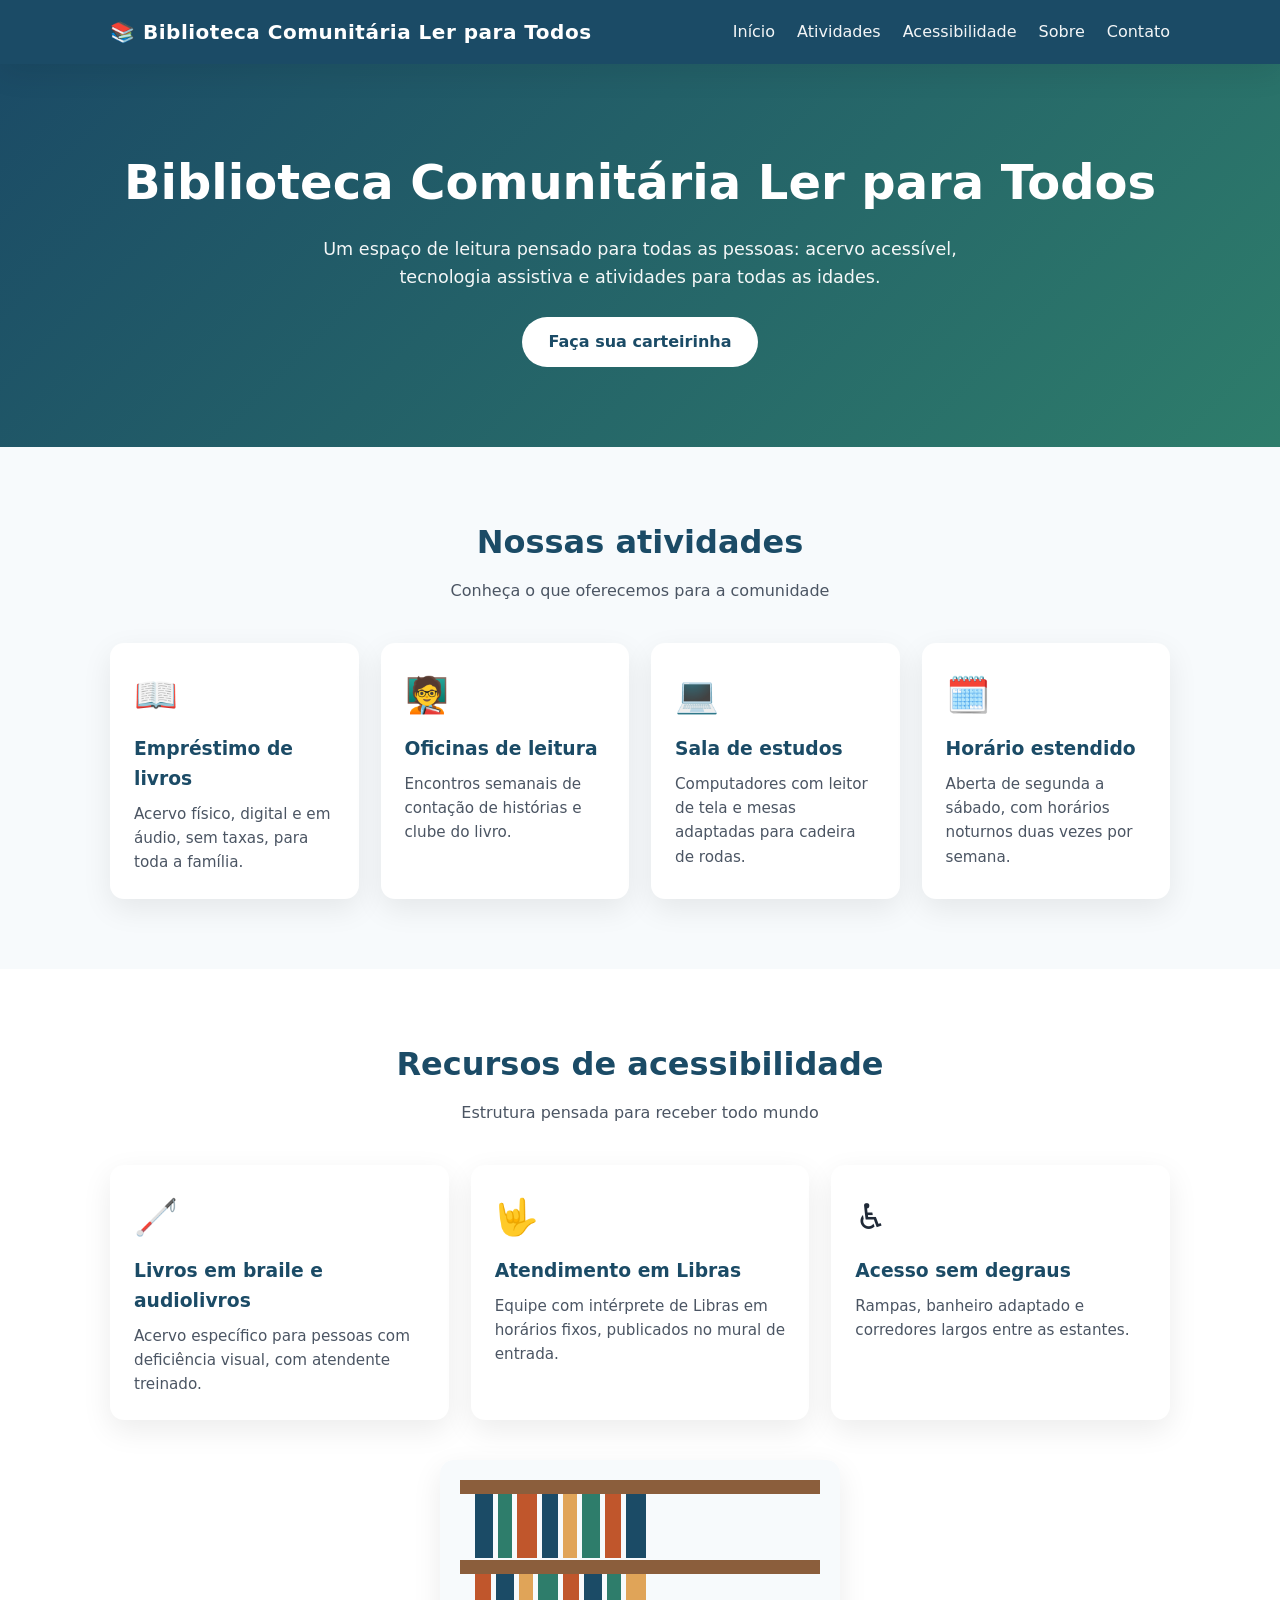
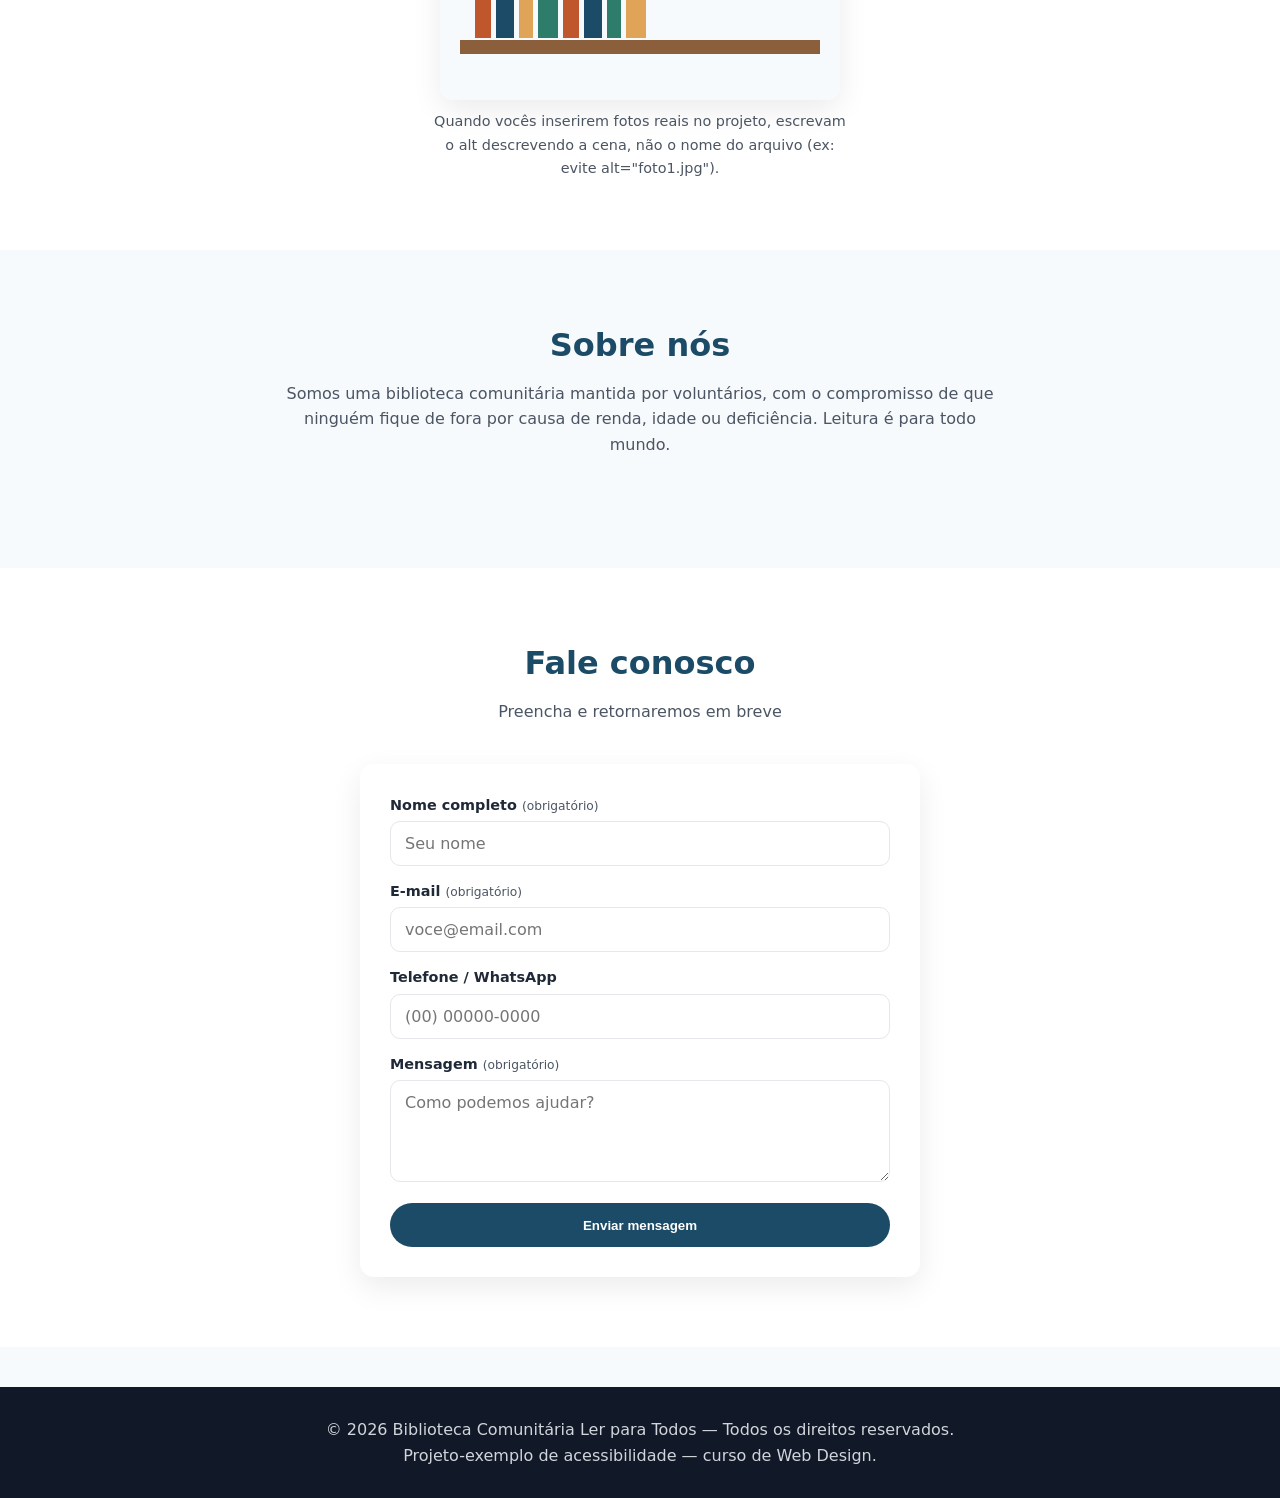
<file: projetos-final-2026-2/biblioteca-inclusiva/index.html>
<!DOCTYPE html>
<!--
  Biblioteca Comunitária Ler para Todos
  PROJETO-EXEMPLO — Acessibilidade e Inclusão
  Curso de Web Design.

  Este arquivo usa a MESMA estrutura dos projetos finais
  (header / hero / cards / sobre / contato / footer), mas cada
  trecho novo ou alterado está comentado com "A11Y:" explicando
  QUAL problema de acessibilidade ele resolve. A ideia é que
  vocês copiem esses padrões para os projetos das suas equipes.

  "A11Y" é a abreviação usada no mercado para "acessibilidade"
  (a + 11 letras + y).
-->
<html lang="pt-BR">
<head>
  <meta charset="UTF-8" />
  <meta name="viewport" content="width=device-width, initial-scale=1.0" />
  <!--
    A11Y: NUNCA usar maximum-scale=1 ou user-scalable=no no viewport.
    Isso impede que uma pessoa com baixa visão dê zoom na página,
    o que é uma barreira grave de acessibilidade.
  -->
  <title>Biblioteca Comunitária Ler para Todos</title>
  <meta name="description" content="Biblioteca comunitária com acervo acessível, salas de estudo e atividades de leitura inclusiva para todas as idades." />
  <link rel="stylesheet" href="styles.css" />
</head>
<body>

  <!--
    A11Y: "Skip link" (link de pular navegação).
    É o primeiro item focável da página. Uma pessoa que navega só
    pelo teclado (tecla Tab) ou usa leitor de tela consegue pular
    direto para o conteúdo, sem precisar passar por todo o menu
    a cada página. Fica invisível até receber foco (ver styles.css).
  -->
  <a href="#conteudo" class="skip-link">Pular para o conteúdo principal</a>

  <header class="site-header">
    <div class="nav">
      <div class="logo">
        <!-- A11Y: emoji decorativo -> aria-hidden para o leitor de tela ignorar -->
        <span aria-hidden="true">📚</span> Biblioteca Comunitária Ler para Todos
      </div>

      <!--
        A11Y: o botão de menu já era um <button> real no projeto original
        (e não uma <div onclick>) — isso é ótimo, porque <button> já
        funciona com Tab, Enter e Espaço automaticamente, sem precisar
        de nenhum código extra. Aqui só adicionamos aria-expanded e
        aria-controls para o leitor de tela anunciar se o menu está
        aberto ou fechado, e qual elemento ele controla.
      -->
      <button
        class="menu-toggle"
        aria-label="Abrir menu de navegação"
        aria-expanded="false"
        aria-controls="menu">
        <span aria-hidden="true">☰</span>
      </button>

      <!-- A11Y: nav com aria-label próprio, útil quando há mais de um menu na página -->
      <ul id="menu" aria-label="Menu principal">
        <li><a href="#inicio">Início</a></li>
        <li><a href="#servicos">Atividades</a></li>
        <li><a href="#acessibilidade">Acessibilidade</a></li>
        <li><a href="#sobre">Sobre</a></li>
        <li><a href="#contato">Contato</a></li>
      </ul>
    </div>
  </header>

  <!--
    A11Y: landmark <main> (existe só um por página).
    Leitores de tela oferecem um atalho de teclado para "ir direto
    ao conteúdo principal" — isso só funciona se existir uma tag <main>.
    id="conteudo" é o destino do skip-link lá de cima.
  -->
  <main id="conteudo">

    <section class="hero" id="inicio" aria-labelledby="hero-titulo">
      <h1 id="hero-titulo">Biblioteca Comunitária Ler para Todos</h1>
      <p>Um espaço de leitura pensado para todas as pessoas: acervo acessível, tecnologia assistiva e atividades para todas as idades.</p>
      <a href="#contato" class="btn">Faça sua carteirinha</a>
    </section>

    <!-- A11Y: aria-labelledby liga a section ao h2, então o leitor de tela anuncia "região Atividades" -->
    <section id="servicos" aria-labelledby="servicos-titulo">
      <div class="container">
        <h2 id="servicos-titulo">Nossas atividades</h2>
        <p class="subtitle">Conheça o que oferecemos para a comunidade</p>
        <div class="grid">
          <article class="card">
            <div class="icon" aria-hidden="true">📖</div>
            <h3>Empréstimo de livros</h3>
            <p>Acervo físico, digital e em áudio, sem taxas, para toda a família.</p>
          </article>
          <article class="card">
            <div class="icon" aria-hidden="true">🧑‍🏫</div>
            <h3>Oficinas de leitura</h3>
            <p>Encontros semanais de contação de histórias e clube do livro.</p>
          </article>
          <article class="card">
            <div class="icon" aria-hidden="true">💻</div>
            <h3>Sala de estudos</h3>
            <p>Computadores com leitor de tela e mesas adaptadas para cadeira de rodas.</p>
          </article>
          <article class="card">
            <div class="icon" aria-hidden="true">🗓️</div>
            <h3>Horário estendido</h3>
            <p>Aberta de segunda a sábado, com horários noturnos duas vezes por semana.</p>
          </article>
        </div>
      </div>
    </section>

    <!--
      A11Y: seção dedicada aos recursos de inclusão da biblioteca. Além de
      ser um bom conteúdo para o negócio fictício, mostra como descrever
      recursos de acessibilidade em texto simples (sem depender só de ícones).
    -->
    <section id="acessibilidade" aria-labelledby="acessibilidade-titulo" style="background:#fff;">
      <div class="container">
        <h2 id="acessibilidade-titulo">Recursos de acessibilidade</h2>
        <p class="subtitle">Estrutura pensada para receber todo mundo</p>
        <div class="grid">
          <article class="card">
            <div class="icon" aria-hidden="true">🦯</div>
            <h3>Livros em braile e audiolivros</h3>
            <p>Acervo específico para pessoas com deficiência visual, com atendente treinado.</p>
          </article>
          <article class="card">
            <div class="icon" aria-hidden="true">🤟</div>
            <h3>Atendimento em Libras</h3>
            <p>Equipe com intérprete de Libras em horários fixos, publicados no mural de entrada.</p>
          </article>
          <article class="card">
            <div class="icon" aria-hidden="true">♿</div>
            <h3>Acesso sem degraus</h3>
            <p>Rampas, banheiro adaptado e corredores largos entre as estantes.</p>
          </article>
        </div>

        <!--
          A11Y: imagem informativa (não decorativa) precisa de alt descritivo.
          Compare com os ícones acima, que são decorativos e usam aria-hidden.
          Regra prática: se a imagem passa alguma informação, ela PRECISA de alt.
          Se é só enfeite, ela NÃO deve ter alt (ou usar aria-hidden como os emojis acima).
        -->
        <figure class="figura-exemplo">
          <img
            src="imagem-estante.svg"
            alt="Estante de madeira com livros coloridos organizados em duas fileiras"
            width="400" height="240" />
          <figcaption>Quando vocês inserirem fotos reais no projeto, escrevam o alt descrevendo a cena, não o nome do arquivo (ex: evite alt="foto1.jpg").</figcaption>
        </figure>
      </div>
    </section>

    <section id="sobre" aria-labelledby="sobre-titulo">
      <div class="container">
        <h2 id="sobre-titulo">Sobre nós</h2>
        <p class="subtitle" style="max-width:720px; margin-left:auto; margin-right:auto;">
          Somos uma biblioteca comunitária mantida por voluntários, com o
          compromisso de que ninguém fique de fora por causa de renda,
          idade ou deficiência. Leitura é para todo mundo.
        </p>
      </div>
    </section>

    <section id="contato" aria-labelledby="contato-titulo" style="background:#fff;">
      <div class="container">
        <h2 id="contato-titulo">Fale conosco</h2>
        <p class="subtitle">Preencha e retornaremos em breve</p>

        <!--
          A11Y: aria-labelledby liga o <form> ao título da seção, então o
          leitor de tela anuncia "formulário, Fale conosco" ao entrar nele.
          novalidate continua aqui porque quem valida é o nosso JavaScript
          (assim controlamos a mensagem de erro que aparece na tela).
        -->
        <form class="contact" id="formContato" novalidate aria-labelledby="contato-titulo">
          <div>
            <!--
              A11Y: o texto "(obrigatório)" fica dentro do <label>, visível
              para todo mundo. Um asterisco (*) sozinho não é suficiente,
              porque nem toda pessoa cega associa "*" a "campo obrigatório",
              e nem toda pessoa com baixa visão enxerga o símbolo.
            -->
            <label for="nome">Nome completo <span class="obrigatorio">(obrigatório)</span></label>
            <input type="text" id="nome" name="nome" required aria-required="true"
                   autocomplete="name" placeholder="Seu nome" />
          </div>
          <div>
            <label for="email">E-mail <span class="obrigatorio">(obrigatório)</span></label>
            <input type="email" id="email" name="email" required aria-required="true"
                   autocomplete="email" placeholder="voce@email.com" />
          </div>
          <div>
            <label for="telefone">Telefone / WhatsApp</label>
            <input type="tel" id="telefone" name="telefone" autocomplete="tel"
                   placeholder="(00) 00000-0000" />
          </div>
          <div>
            <label for="mensagem">Mensagem <span class="obrigatorio">(obrigatório)</span></label>
            <textarea id="mensagem" name="mensagem" rows="4" required aria-required="true"
                      placeholder="Como podemos ajudar?"></textarea>
          </div>
          <button type="submit" class="btn primary">Enviar mensagem</button>

          <!--
            A11Y: role="status" + aria-live="polite" faz o leitor de tela
            avisar sozinho quando essa mensagem aparecer, sem a pessoa
            precisar procurar na tela. "polite" espera terminar de falar
            o que já estava sendo lido, em vez de interromper.
          -->
          <div class="mensagem-feedback" id="feedback" role="status" aria-live="polite"></div>
        </form>
      </div>
    </section>

  </main>

  <footer>
    <p>© <span id="ano"></span> Biblioteca Comunitária Ler para Todos — Todos os direitos reservados.</p>
    <p>Projeto-exemplo de acessibilidade — curso de Web Design.</p>
  </footer>

  <script src="script.js"></script>
</body>
</html>
</file>
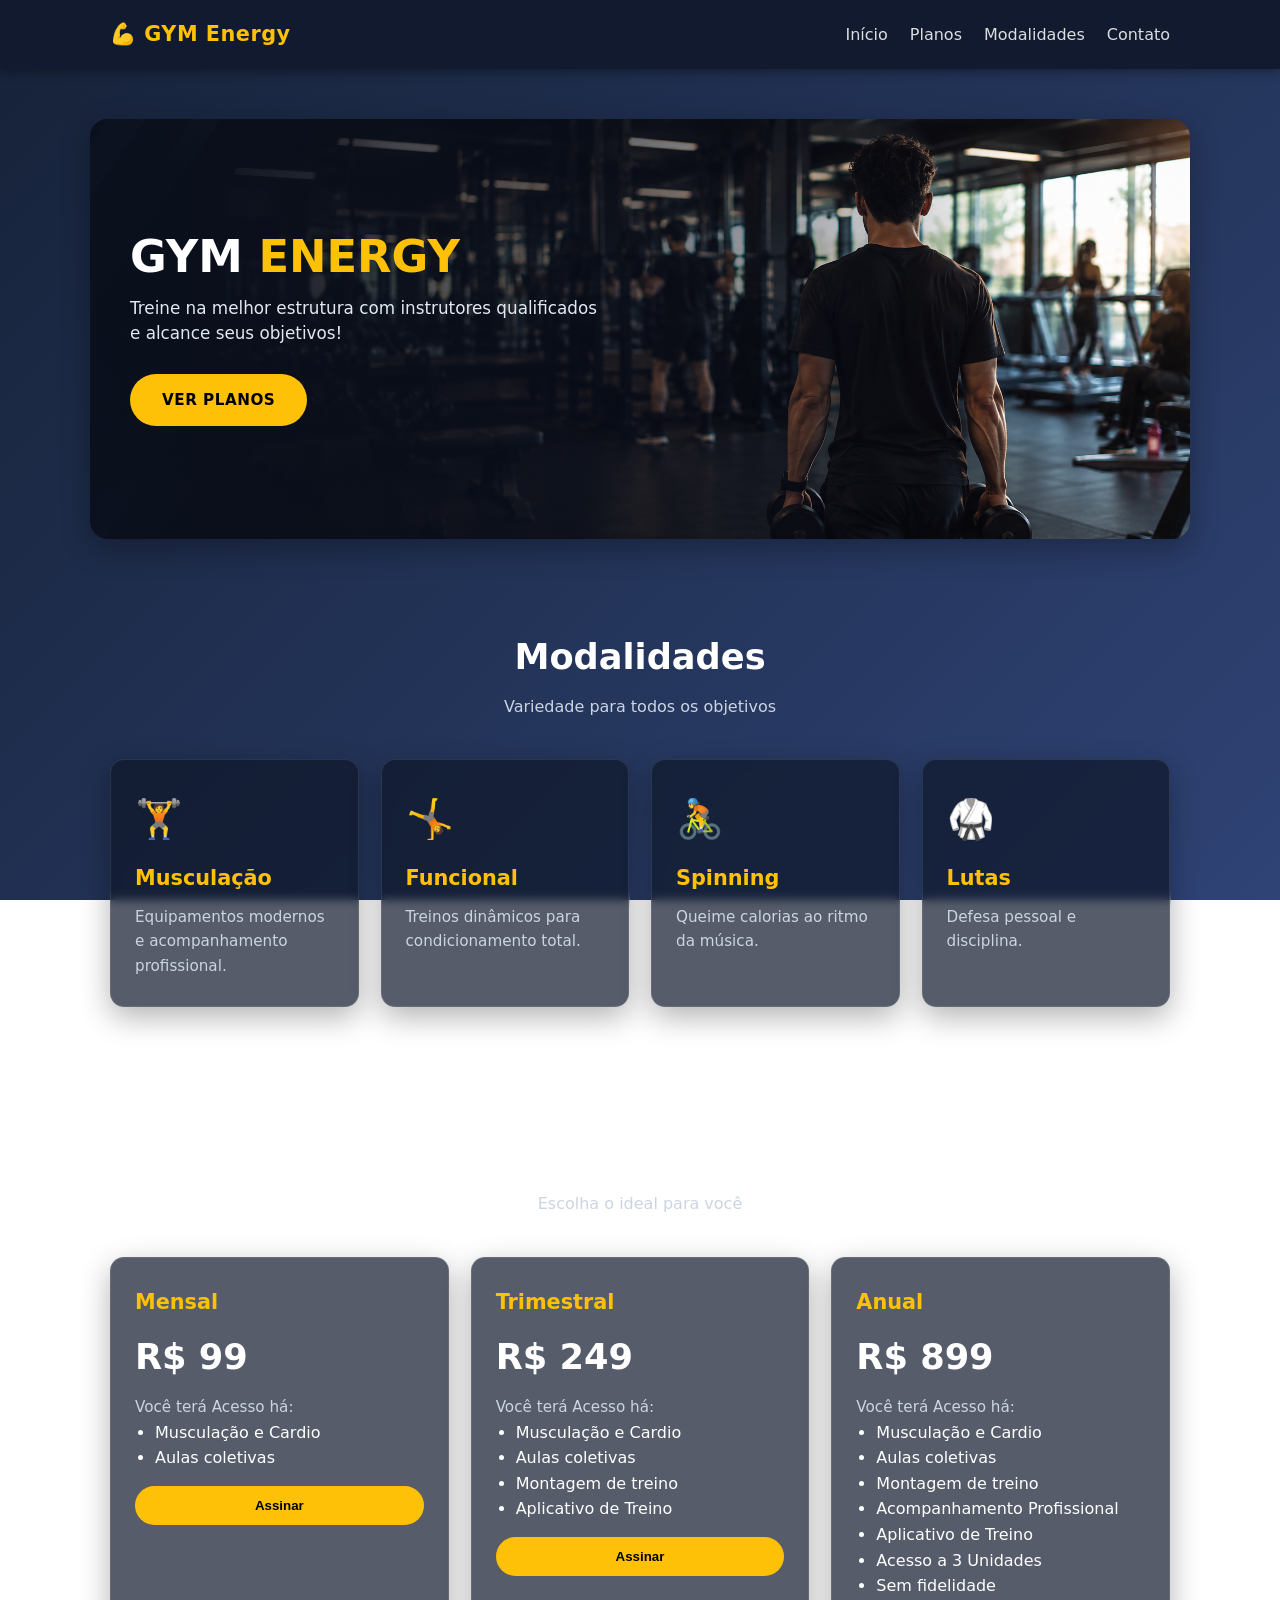
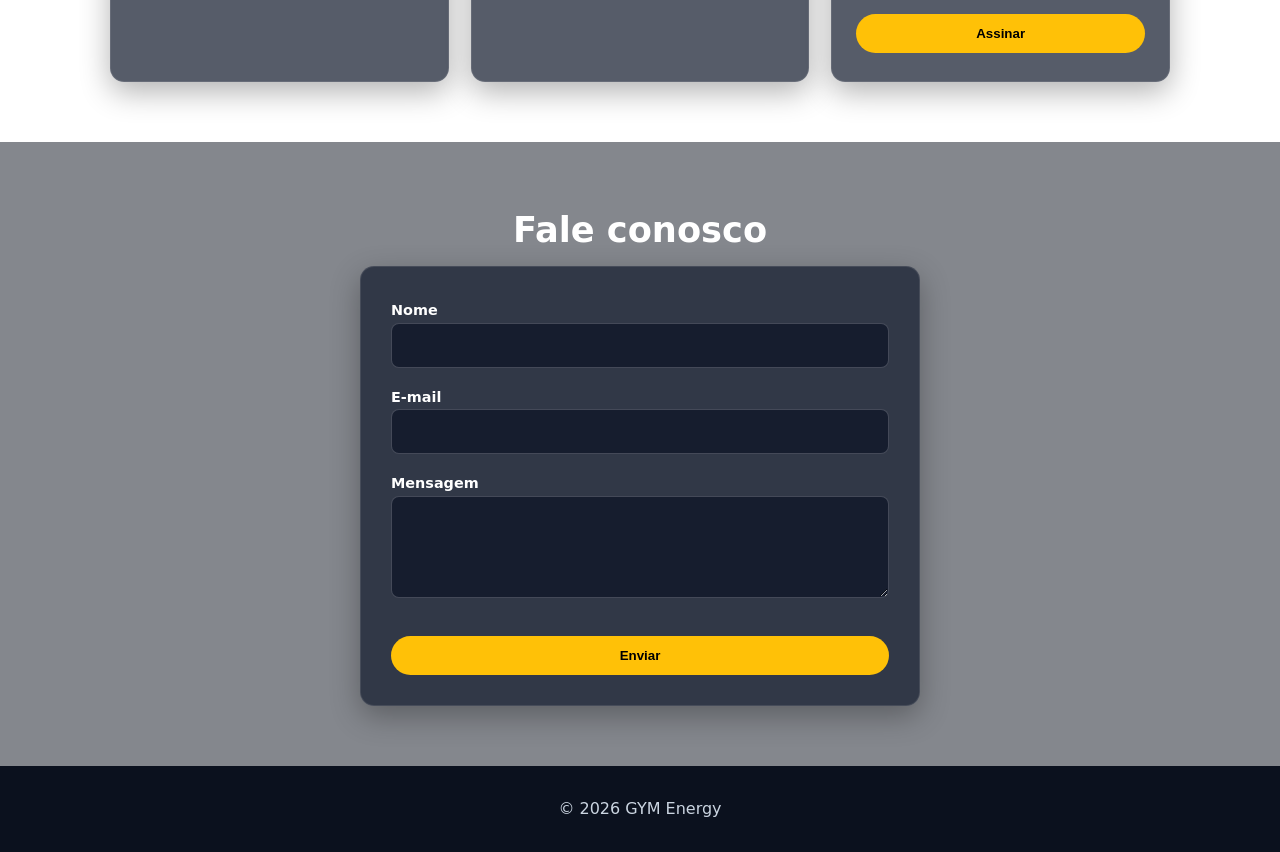
<file: projetos-final-2026-2/02-academia/02-academia/index.html>
<!DOCTYPE html>
<html lang="pt-BR">

<head>
  <meta charset="UTF-8" />
  <meta name="viewport" content="width=device-width, initial-scale=1.0" />
  <title>GYM Energy</title>
  <meta name="description" content="Site da academia com planos, horários e modalidades." />
  <link rel="stylesheet" href="styles.css" />
</head>

<body>
  <!-- CABEÇALHO -->
<header class="site-header">
  <nav class="nav">
    <div class="logo">💪 GYM Energy</div>
    <ul>
      <li><a href="#inicio">Início</a></li>
      <li><a href="#planos">Planos</a></li>
      <li><a href="#modalidades">Modalidades</a></li>
      <li><a href="#contato">Contato</a></li>
    </ul>
  </nav>
</header>

<!-- SEÇÃO PRINCIPAL (HERO) -->
<section class="hero-section">
  <div class="hero-box">
    <img src="img/fundo_inicio.png" alt="Fundo Inicio Academia" class="hero-bg">
    <div class="hero-overlay"></div>
    <div class="hero-texto">
      <h1>GYM <span> ENERGY</span></h1>
      <p class="lead">Treine na melhor estrutura com instrutores qualificados e alcance seus objetivos!</p>
      <a href="#planos" class="btn-planos">VER PLANOS</a>
    </div>
  </div>
</section>

  <!-- MODALIDADES -->
  <section id="modalidades" class="modalidades">
    <div class="container">
      <h2>Modalidades</h2>
      <p class="subtitle">Variedade para todos os objetivos</p>
      <div class="grid">
        <article class="card card-destaque">
          <div class="icon">🏋️</div>
          <h3>Musculação</h3>
          <p>Equipamentos modernos e acompanhamento profissional.</p>
        </article>
        <article class="card card-destaque">
          <div class="icon">🤸</div>
          <h3>Funcional</h3>
          <p>Treinos dinâmicos para condicionamento total.</p>
        </article>
        <article class="card card-destaque">
          <div class="icon">🚴</div>
          <h3>Spinning</h3>
          <p>Queime calorias ao ritmo da música.</p>
        </article>
        <article class="card card-destaque">
          <div class="icon">🥋</div>
          <h3>Lutas</h3>
          <p>Defesa pessoal e disciplina.</p>
        </article>
      </div>
    </div>
  </section>

  <!-- PLANOS -->
  <section id="planos" class="planos">
    <div class="container">
      <h2>Planos</h2>
      <p class="subtitle">Escolha o ideal para você</p>
      <div class="grid">
        <article class="card card-planos">
          <h3>Mensal</h3>
          <p class="preco">R$ 99</p>
          <p>Você terá Acesso há:</p>
          <ul>
            <li>Musculação e Cardio</li>
            <li>Aulas coletivas</li>
          </ul>
          <button class="btn primary" onclick="escolherPlano('Mensal')">Assinar</button>
        </article>
        <article class="card card-planos">
          <h3>Trimestral</h3>
          <p class="preco">R$ 249</p>
          <p>Você terá Acesso há:</p>
           <ul>
            <li>Musculação e Cardio</li>
            <li>Aulas coletivas</li>
            <li>Montagem de treino</li>
            <li>Aplicativo de Treino</li>
          </ul>
          <button class="btn primary" onclick="escolherPlano('Trimestral')">Assinar</button>
        </article>
        <article class="card card-planos">
          <h3>Anual</h3>
          <p class="preco">R$ 899</p>
          <p>Você terá Acesso há:</p>
           <ul>
            <li>Musculação e Cardio</li>
            <li>Aulas coletivas</li>
            <li>Montagem de treino</li>
            <li>Acompanhamento Profissional</li>
            <li>Aplicativo de Treino</li>
            <li>Acesso a 3 Unidades</li>
            <li>Sem fidelidade</li>
          </ul>
          <button class="btn primary" onclick="escolherPlano('Anual')">Assinar</button>
        </article>
      </div>
    </div>
  </section>

  <!-- CONTATO -->
  <section id="contato" class="contato">
    <div class="container">
      <h2>Fale conosco</h2>
      <form class="contact formContato" novalidate>
        <div><label for="nome">Nome</label><input id="nome" required /></div>
        <div><label for="email">E-mail</label><input id="email" type="email" required /></div>
        <div><label for="mensagem">Mensagem</label><textarea id="mensagem" rows="4" required></textarea></div>
        <button type="submit" class="btn primary">Enviar</button>
        <div class="mensagem-feedback" id="feedback"></div>
      </form>
    </div>
  </section>

  <footer>
    <p>© <span id="ano"></span> GYM Energy</p>
  </footer>
  <script src="script.js"></script>
</body>

</html>
</file>
<file: projetos-final-2026-2/biblioteca-inclusiva/styles.css>
/* =========================================================
   Biblioteca Comunitária Ler para Todos
   PROJETO-EXEMPLO — Acessibilidade e Inclusão

   Este arquivo parte do mesmo layout usado nos projetos finais
   (variáveis, flexbox, grid, responsividade). As mudanças novas
   estão marcadas com comentários "A11Y:".
   ========================================================= */

:root {
  /*
    A11Y: cores escolhidas para ter contraste mínimo de 4.5:1 com o
    texto branco (padrão WCAG AA para texto normal). O --primary
    original já era escuro o suficiente; o --muted foi escurecido
    (veja o comentário mais abaixo) porque cinza-claro sobre fundo
    branco costuma reprovar no teste de contraste.
  */
  --primary: #1B4B66;
  --accent: #2E7D6B;
  --bg: #f7fafc;
  --text: #1f2937;
  --muted: #4b5563; /* A11Y: antes era um cinza mais claro (~#6b7280), que fica no limite do contraste mínimo em textos pequenos */
  --card: #ffffff;
  --radius: 14px;
  --shadow: 0 10px 30px rgba(0,0,0,.08);
  --container: 1100px;
  --focus-color: #F5A623; /* A11Y: cor de foco separada, bem diferente do azul dos links, para não confundir hover com foco de teclado */
}

* { box-sizing: border-box; margin: 0; padding: 0; }

html { scroll-behavior: smooth; }

body {
  font-family: 'Segoe UI', system-ui, -apple-system, sans-serif;
  background: var(--bg);
  color: var(--text);
  line-height: 1.6;
  font-size: 1rem; /* A11Y: usar rem (não px) deixa o texto respeitar o "aumentar fonte" do navegador do usuário */
}

img { max-width: 100%; display: block; }

.container {
  max-width: var(--container);
  margin: 0 auto;
  padding: 0 20px;
}

/*
  A11Y: classe utilitária "somente leitor de tela". Esconde o elemento
  visualmente mas mantém ele disponível para quem usa leitor de tela.
  Repare que NÃO usamos display:none nem visibility:hidden, porque
  isso removeria o texto também do leitor de tela.
*/
.sr-only {
  position: absolute;
  width: 1px; height: 1px;
  padding: 0; margin: -1px;
  overflow: hidden;
  clip: rect(0, 0, 0, 0);
  white-space: nowrap;
  border: 0;
}

/*
  A11Y: skip link. Fica fora da tela até receber foco (Tab). Quando
  focado, aparece no canto superior esquerdo por cima de tudo.
*/
.skip-link {
  position: absolute;
  left: -999px;
  top: 0;
  background: #fff;
  color: var(--primary);
  padding: 12px 20px;
  z-index: 100;
  font-weight: 700;
  border-radius: 0 0 8px 0;
}
.skip-link:focus {
  left: 0;
}

/*
  A11Y: indicador de foco visível e consistente para TODOS os elementos
  focáveis do site (links, botões, campos de formulário). Nunca usar
  "outline: none" sem colocar outra coisa no lugar — sem isso, quem
  navega só pelo teclado perde a noção de onde está na página.
*/
a:focus-visible,
button:focus-visible,
input:focus-visible,
textarea:focus-visible {
  outline: 3px solid var(--focus-color);
  outline-offset: 2px;
}

/* ---------- HEADER / NAV ---------- */
header.site-header {
  background: var(--primary);
  color: #fff;
  position: sticky;
  top: 0;
  z-index: 50;
  box-shadow: var(--shadow);
}
.nav {
  display: flex;
  align-items: center;
  justify-content: space-between;
  padding: 16px 20px;
  max-width: var(--container);
  margin: 0 auto;
}
.nav .logo { font-weight: 800; font-size: 1.25rem; letter-spacing: .5px; }
.nav ul { display: flex; gap: 22px; list-style: none; }
.nav a { color: #fff; text-decoration: none; opacity: .95; transition: opacity .2s; }
.nav a:hover { opacity: 1; text-decoration: underline; }

.menu-toggle {
  display: none;
  background: transparent;
  border: 0;
  color: #fff;
  font-size: 1.6rem;
  cursor: pointer;
  /* A11Y: alvo de toque de pelo menos 44x44px, tamanho mínimo recomendado
     para quem tem baixa precisão motora (tremor, uso de ponteiro adaptado). */
  min-width: 44px;
  min-height: 44px;
}

/* ---------- HERO ---------- */
.hero {
  background: linear-gradient(135deg, var(--primary), var(--accent));
  color: #fff;
  padding: 80px 20px;
  text-align: center;
}
.hero h1 { font-size: clamp(1.8rem, 4vw, 3rem); margin-bottom: 14px; }
.hero p { font-size: 1.1rem; max-width: 640px; margin: 0 auto 26px; opacity: .95; }

.btn {
  display: inline-block;
  background: #fff;
  color: var(--primary);
  padding: 12px 26px;
  border-radius: 999px;
  text-decoration: none;
  font-weight: 700;
  border: 0;
  cursor: pointer;
  transition: transform .15s ease, box-shadow .15s ease;
  min-height: 44px; /* A11Y: alvo de toque mínimo, igual ao menu-toggle */
}
.btn:hover { transform: translateY(-2px); box-shadow: var(--shadow); }
.btn.primary { background: var(--primary); color: #fff; }

/* ---------- SEÇÕES ---------- */
section { padding: 70px 0; }
section h2 {
  text-align: center;
  font-size: 2rem;
  margin-bottom: 10px;
  color: var(--primary);
}
section .subtitle {
  text-align: center;
  color: var(--muted);
  margin-bottom: 40px;
}

.grid {
  display: grid;
  grid-template-columns: repeat(auto-fit, minmax(240px, 1fr));
  gap: 22px;
}
.card {
  background: var(--card);
  border-radius: var(--radius);
  padding: 24px;
  box-shadow: var(--shadow);
  transition: transform .2s;
}
.card:hover { transform: translateY(-6px); }
.card .icon { font-size: 2.2rem; margin-bottom: 10px; }
.card h3 { color: var(--primary); margin-bottom: 8px; }
.card p { color: var(--muted); font-size: .95rem; }

/* A11Y: figura de exemplo (imagem + legenda) usada na seção Acessibilidade */
.figura-exemplo {
  max-width: 420px;
  margin: 40px auto 0;
  text-align: center;
}
.figura-exemplo img {
  border-radius: var(--radius);
  box-shadow: var(--shadow);
  margin: 0 auto 10px;
}
.figura-exemplo figcaption {
  color: var(--muted);
  font-size: .9rem;
}

/* A11Y: texto "(obrigatório)" no label, um pouco menor mas ainda legível */
.obrigatorio {
  font-weight: 400;
  color: var(--muted);
  font-size: .85em;
}

/* ---------- FORMULÁRIO ---------- */
form.contact {
  max-width: 560px;
  margin: 0 auto;
  background: var(--card);
  padding: 30px;
  border-radius: var(--radius);
  box-shadow: var(--shadow);
  display: grid;
  gap: 14px;
}
form.contact label { font-weight: 600; font-size: .9rem; display: block; margin-bottom: 4px; }
form.contact input,
form.contact select,
form.contact textarea {
  width: 100%;
  padding: 12px 14px;
  border: 1px solid #e5e7eb;
  border-radius: 10px;
  font-family: inherit;
  font-size: 1rem;
  transition: border-color .2s, box-shadow .2s;
  min-height: 44px; /* A11Y: campos com altura suficiente para toque em celular */
}
form.contact input:focus,
form.contact textarea:focus,
form.contact select:focus {
  outline: none; /* substituído pelo outline do :focus-visible acima, mais consistente em toda a página */
  border-color: var(--primary);
  box-shadow: 0 0 0 3px color-mix(in srgb, var(--primary) 20%, transparent);
}

.mensagem-feedback {
  margin-top: 14px;
  padding: 12px;
  border-radius: 10px;
  background: #ecfdf5;
  color: #065f46;
  text-align: center;
  display: none;
}
.mensagem-feedback.erro { background: #fef2f2; color: #991b1b; }

/* ---------- FOOTER ---------- */
footer {
  background: #111827;
  color: #d1d5db;
  text-align: center;
  padding: 30px 20px;
  margin-top: 40px;
}
footer a { color: var(--accent); text-decoration: none; }

/* ---------- RESPONSIVO ---------- */
@media (max-width: 720px) {
  .nav ul {
    display: none;
    position: absolute;
    top: 60px; left: 0; right: 0;
    flex-direction: column;
    background: var(--primary);
    padding: 14px 20px;
    gap: 12px;
  }
  .nav ul.open { display: flex; }
  .menu-toggle { display: block; }
}

/*
  A11Y: respeita a preferência do sistema operacional "reduzir movimento"
  (pessoas com enjoo em animações, distúrbios vestibulares, etc.).
  Quando ativada, removemos rolagem suave e as transições de hover.
*/
@media (prefers-reduced-motion: reduce) {
  html { scroll-behavior: auto; }
  *, *::before, *::after {
    transition-duration: 0.001ms !important;
    animation-duration: 0.001ms !important;
  }
}
</file>
<file: projetos-final-2026-2/02-academia/02-academia/styles.css>
/* =========================================================
   Academia GYM Energy - Folha de Estilos
   ========================================================= */

/* Variáveis Globais */
:root {
  --primary: #ffc107;            /* Amarelo de destaque */
  --bg-gradient: linear-gradient(135deg, #162238 0%, #2f4375 100%); /* Transição de azul */
  --card-bg: rgba(15, 23, 42, 0.7); /* Fundo sutil para os cartões */
  --text: #ffffff;               /* Cor do texto principal */
  --muted: #cbd5e1;              /* Texto secundário */
  --radius: 14px;
  --shadow: 0 10px 30px rgba(0, 0, 0, 0.3);
  --container: 1100px;
}

/* Reset Global */
* {
  box-sizing: border-box;
  margin: 0;
  padding: 0;
}

html {
  scroll-behavior: smooth;
}

/* Fundo da página com o degradê azul fixo */
body {
  font-family: 'Segoe UI', system-ui, -apple-system, sans-serif;
  background: var(--bg-gradient);
  background-attachment: fixed;
  color: var(--text);
  line-height: 1.6;
  min-height: 100vh;
}

img {
  max-width: 100%;
  display: block;
}

.container {
  max-width: var(--container);
  margin: 0 auto;
  padding: 0 20px;
}

/* ---------- HEADER / NAV ---------- */
header.site-header {
  width: 100%;
  background-color: #111a2e;
  position: sticky;
  top: 0;
  z-index: 50;
  box-shadow: 0 2px 10px rgba(0, 0, 0, 0.4);
}

.nav {
  width: 100%;
  max-width: 1100px;
  margin: 0 auto;
  padding: 18px 20px;
  color: #ffffff;
  display: flex;
  align-items: center;
  justify-content: space-between;
}

.nav .logo {
  font-weight: 800;
  font-size: 1.3rem;
  letter-spacing: 0.5px;
  color: var(--primary);
}

.nav ul {
  display: flex;
  gap: 22px;
  list-style: none;
}

.nav a {
  color: #fff;
  text-decoration: none;
  font-weight: 500;
  opacity: 0.85;
  transition: opacity 0.2s, color 0.2s;
}

.nav a:hover {
  opacity: 1;
  color: var(--primary);
}

.menu-toggle {
  display: none;
  background: transparent;
  border: 0;
  color: #f3f3f3;
  font-size: 1.6rem;
  cursor: pointer;
}

/* ---------- HERO ---------- */
.hero-section {
  width: 100%;
  padding: 40px 20px;
  display: flex;
  justify-content: center;
}

.hero-box {
  position: relative;
  width: 100%;
  max-width: 1100px; /* Força a mesma largura limite do menu */
  margin: auto !important; /* Centraliza 100% no meio da tela */
  transform: translateX(30px); /* Joga a box da imagem pro lado direito */
  transform: translateX(-10px);
  transform: translateY(10px);
  min-height: 420px;
  border-radius: 18px;
  overflow: hidden;
  padding: 70px 40px;
  display: flex;
  align-items: center;
  box-shadow: 0 10px 30px rgba(0, 0, 0, 0.3);
}

.hero-bg {
  position: absolute;
  top: 0;
  left: 0;
  width: 100%;
  height: 100%;
  object-fit: cover;
  object-position: center;
  z-index: 1;
  transition: transform 0.7s ease;
}

.hero-box:hover .hero-bg {
  transform: scale(1.08);
}

.hero-overlay {
  position: absolute;
  top: 0;
  left: 0;
  width: 100%;
  height: 100%;
  background: linear-gradient(90deg, rgba(10, 16, 30, 0.92) 0%, rgba(10, 16, 30, 0.6) 50%, rgba(10, 16, 30, 0) 85%);
  z-index: 2;
}

.hero-texto {
  position: relative;
  z-index: 3;
  max-width: 480px;
  text-align: left;
}

.hero-texto h1 {
  font-size: 2.8rem;
  font-weight: 900;
  color: #ffffff;
  text-transform: uppercase;
  line-height: 1.1;
  margin-bottom: 14px;
}

 /* Apague se não quiser a difença de cor no GYM ENERGY */
.hero-texto h1 span {
  color: #ffc107;
}

.hero-texto .lead {
  color: #e2e8f0;
  font-size: 1.05rem;
  margin-bottom: 28px;
  line-height: 1.5;
}

.planos li{
  transform: translateX(20px);
}

.btn-planos {
  display: inline-block;
  background-color: #ffc107;
  color: #000000;
  padding: 14px 32px;
  border-radius: 30px;
  font-weight: 800;
  text-decoration: none;
  font-size: 0.95rem;
  text-transform: uppercase;
  letter-spacing: 0.5px;
  transition: background-color 0.3s ease, transform 0.2s ease, box-shadow 0.2s ease;
}

.btn-planos:hover {
  transform: translateY(-3px);
}

/* ---------- SEÇÕES GERAIS ---------- */
section {
  padding: 60px 0;
}

section h2 {
  text-align: center;
  font-size: 2.2rem;
  margin-bottom: 8px;
  color: #ffffff;
}

section .subtitle {
  text-align: center;
  color: var(--muted);
  margin-bottom: 40px;
}

/* Grid e Cards */
.grid {
  display: grid;
  grid-template-columns: repeat(auto-fit, minmax(240px, 1fr));
  gap: 22px;
}

.card {
  background: var(--card-bg);
  backdrop-filter: blur(5px);
  border: 1px solid rgba(255, 255, 255, 0.1);
  border-radius: var(--radius);
  padding: 28px 24px;
  box-shadow: var(--shadow);
  transition: transform 0.2s, border-color 0.2s;
}

.card:hover {
  transform: translateY(-6px);
  border-color: rgba(255, 193, 7, 0.4); /* Borda do card, se tu n gostou tira */
}

.card .icon {
  font-size: 2.4rem;
  margin-bottom: 12px;
}

.card h3 {
  color: var(--primary);
  margin-bottom: 10px;
  font-size: 1.3rem;
}

.card p {
  color: var(--muted);
  font-size: 0.95rem;
}

.card-planos .preco {
  font-size: 2.2rem;
  color: #ffffff;
  font-weight: 800;
  margin: 10px 0;
}

/* Botões Reutilizáveis */
.btn {
  display: inline-block;
  padding: 12px 24px;
  border-radius: 30px;
  text-decoration: none;
  font-weight: 700;
  border: 0;
  cursor: pointer;
  transition: transform 0.15s ease, background-color 0.2s ease;
}

.btn.primary {
  background: var(--primary);
  color: #000;
  margin-top: 15px;
  width: 100%;
}

.btn.primary:hover {
  background: #e0a800;
  transform: translateY(-2px);
}

/* ---------- SEÇÃO CONTATO ---------- */
.contato {
  background-color: rgba(10, 16, 28, 0.5);
}

form.contact {
  max-width: 560px;
  margin: 0 auto;
  background: var(--card-bg);
  backdrop-filter: blur(5px);
  padding: 30px;
  border-radius: var(--radius);
  border: 1px solid rgba(255, 255, 255, 0.1);
  box-shadow: var(--shadow);
  display: grid;
  gap: 16px;
}

form.contact label {
  font-weight: 600;
  font-size: 0.9rem;
  color: #ffffff;
}

form.contact input,
form.contact textarea {
  width: 100%;
  padding: 12px 14px;
  border: 1px solid rgba(255, 255, 255, 0.2);
  background: rgba(15, 23, 42, 0.8);
  color: #fff;
  border-radius: 8px;
  font-family: inherit;
  font-size: 1rem;
}

form.contact input:focus,
form.contact textarea:focus {
  outline: none;
  border-color: var(--primary);
}

.mensagem-feedback {
  margin-top: 14px;
  padding: 12px;
  border-radius: 8px;
  background: #ecfdf5;
  color: #065f46;
  text-align: center;
  display: none;
}

/* ---------- FOOTER ---------- */
footer {
  background: #0b111e;
  color: var(--muted);
  text-align: center;
  padding: 30px 20px;
}

/* ---------- RESPONSIVO (MOBILE) ---------- */
@media (max-width: 720px) {
  .hero-box {
    padding: 40px 24px;
    min-height: 360px;
  }
  
  .hero-texto h1 {
    font-size: 2.1rem;
  }
  
  .nav ul {
    display: none;
    position: absolute;
    top: 60px;
    left: 0;
    right: 0;
    flex-direction: column;
    background: #111a2e;
    padding: 20px;
    gap: 16px;
  }

  .nav ul.open {
    display: flex;
  }

  .menu-toggle {
    display: block;
  }
}
</file>
